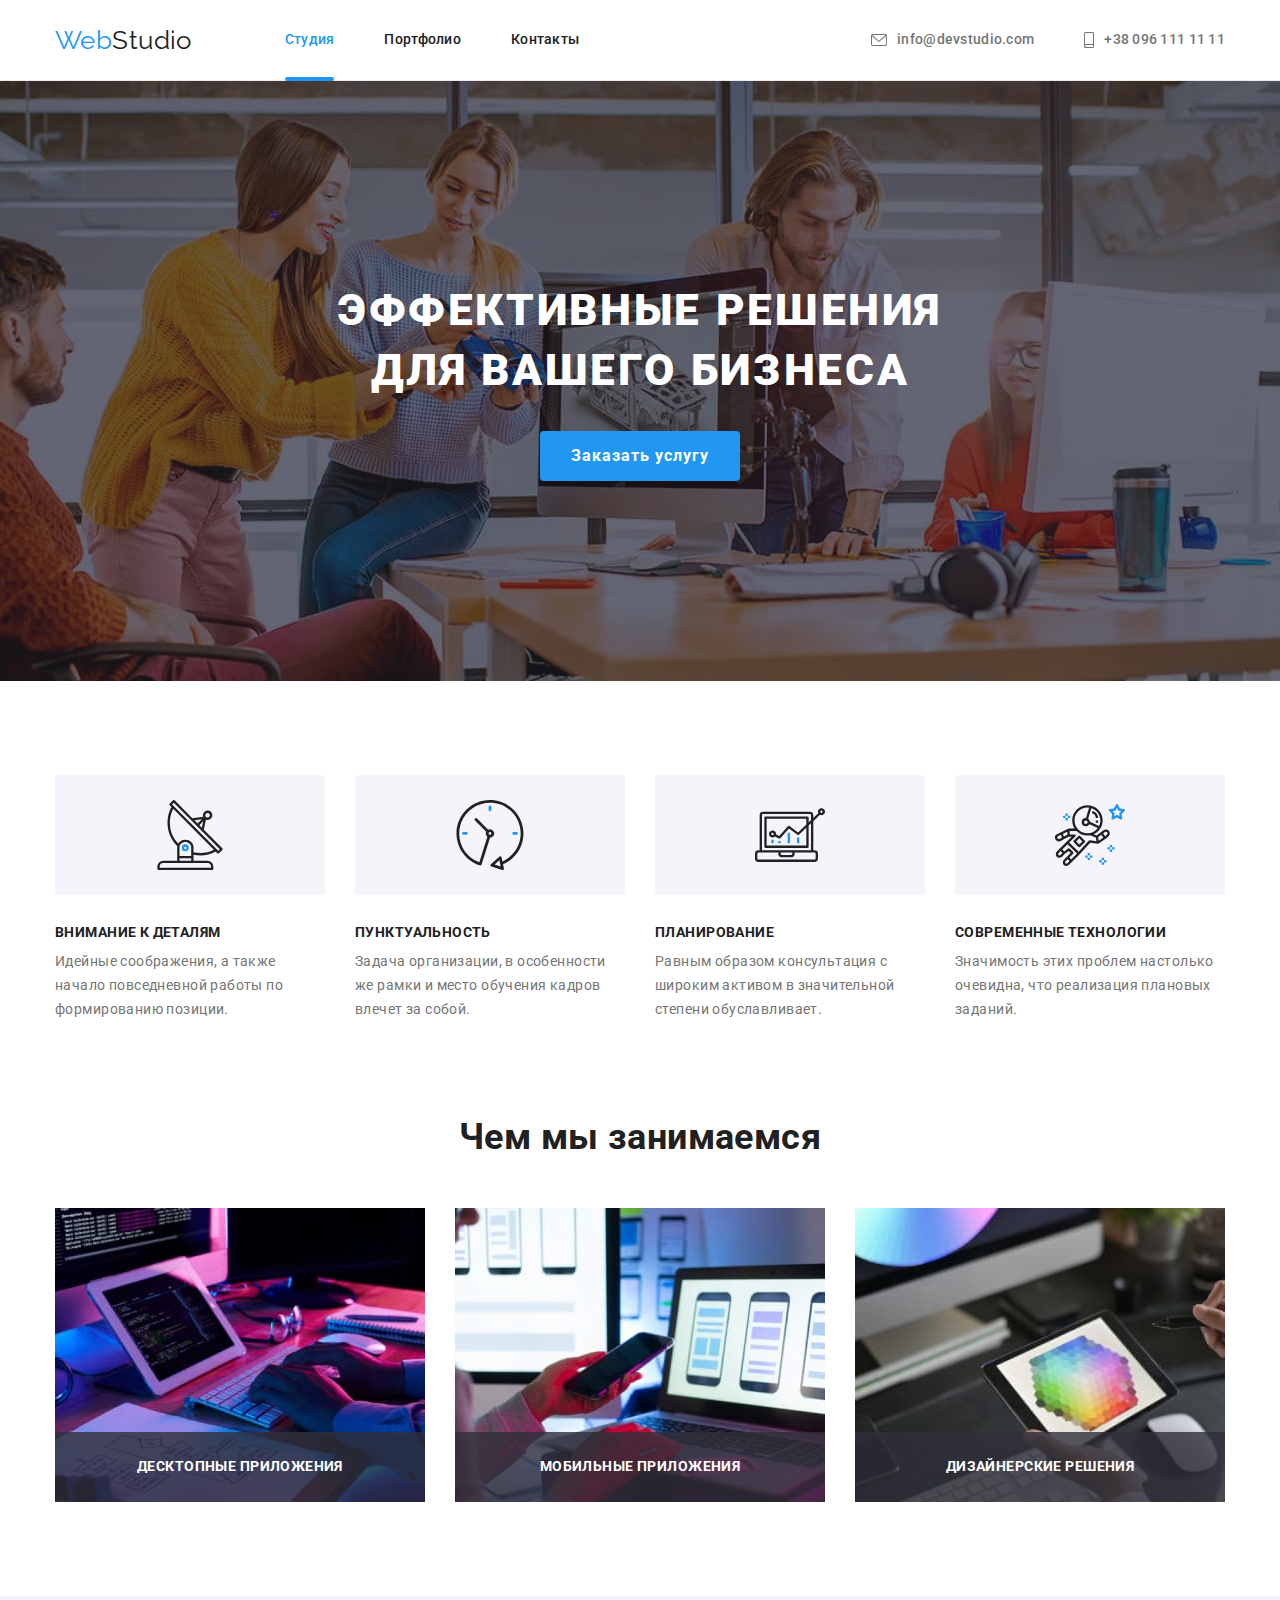
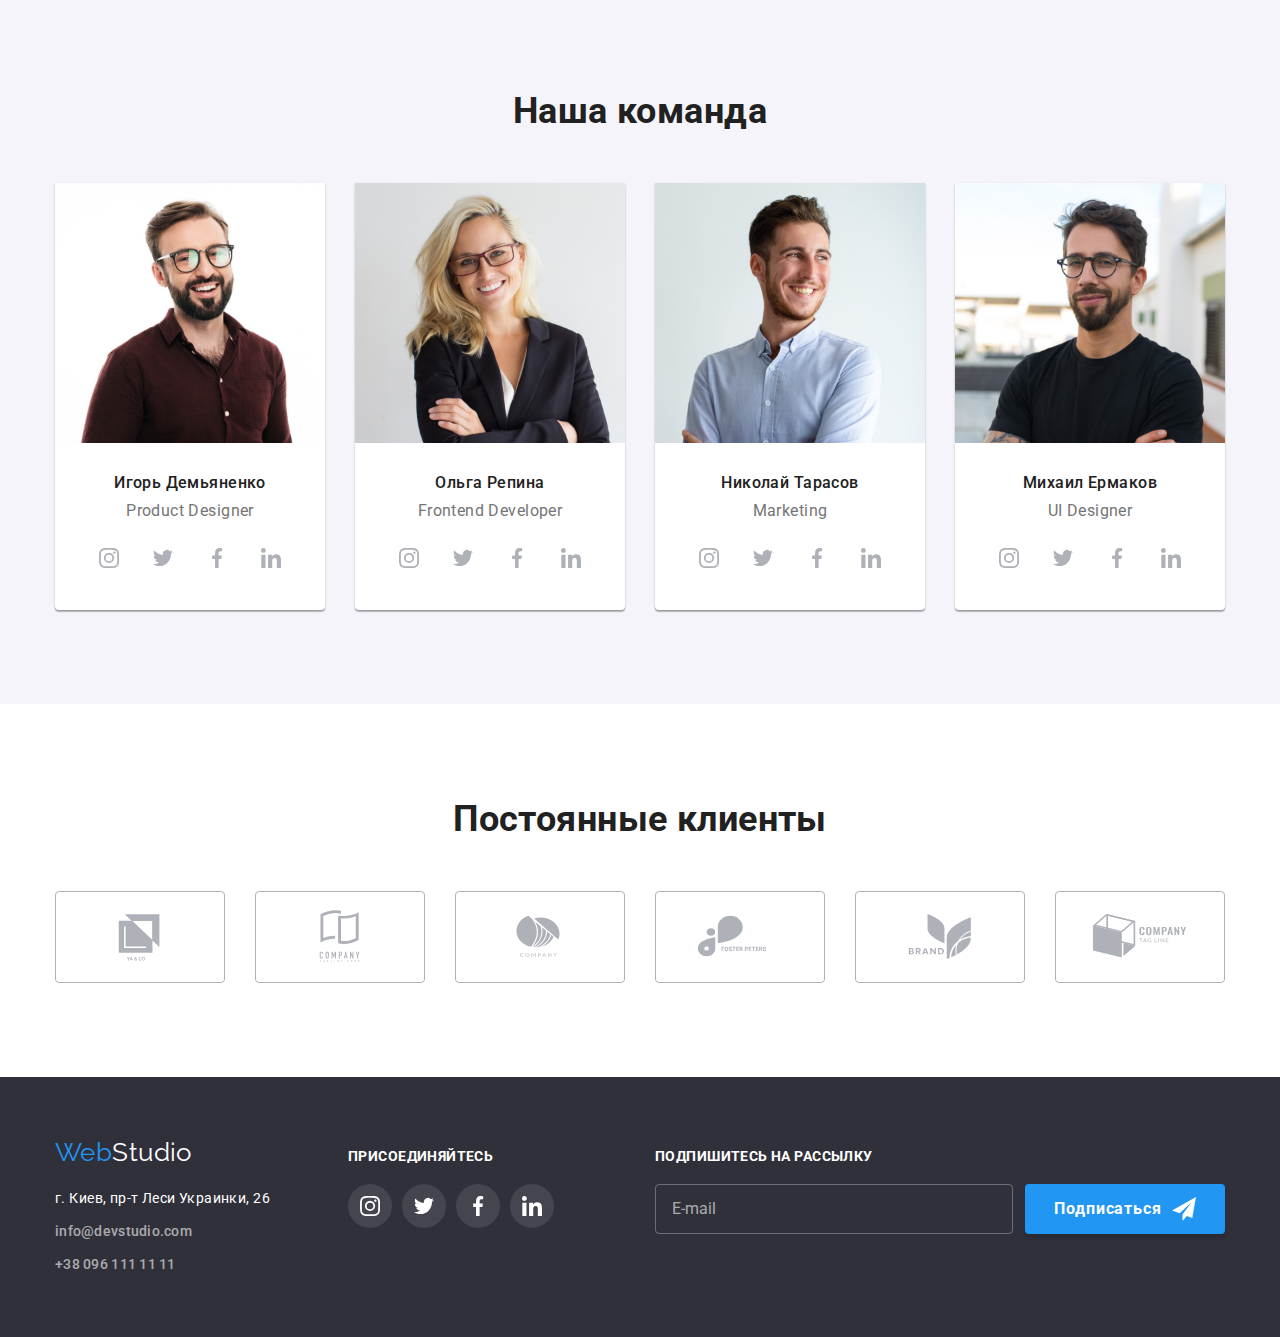
<file: index.html>
<!DOCTYPE html>
<html lang="ru">
  <head>
    <meta charset="UTF-8" />
    <meta http-equiv="X-UA-Compatible" content="IE=edge" />
    <meta name="viewport" content="width=device-width, initial-scale=1.0" />
    <link
      href="https://fonts.googleapis.com/css2?family=Raleway:wght@700&family=Roboto:wght@400;500;700;900&display=swap"
      rel="stylesheet"
    />
    <link rel="stylesheet" href="./css/modern-normalize.css" />
    <link rel="stylesheet" href="./css/style.css" />
    <title>Web Studio</title>
  </head>
  <body>
    <header class="header">
      <div class="container head-wrapper">
        <nav class="site-nav">
          <a lang="en" class="logo" href="./index.html"><span>Web</span>Studio</a>
          <ul class="site-menu">
            <li class="menu-item">
              <a class="menu-link current" href="./index.html">Студия</a>
            </li>
            <li class="menu-item">
              <a class="menu-link" href="./portfolio.html">Портфолио</a>
            </li>
            <li class="menu-item">
              <a class="menu-link" href="#">Контакты</a>
            </li>
          </ul>
        </nav>
        <ul class="contacts">
          <li class="contacts-item">
            <a class="contacts-link" href="mailto:info@devstudio.com">
              <svg class="icon" width="16" height="12">
                <use href="./images/icons.svg#icon-envelope"></use>
              </svg>
              info@devstudio.com</a
            >
          </li>
          <li class="contacts-item">
            <a class="contacts-link" href="tel:+380961111111">
              <svg class="icon" width="10" height="16">
                <use href="./images/icons.svg#icon-smartphone"></use>
              </svg>
              +38 096 111 11 11</a
            >
          </li>
        </ul>
      </div>
    </header>
    <main>
      <section class="section hero">
        <div class="container">
          <h1 class="hero-title">Эффективные решения для вашего бизнеса</h1>
          <button class="form-button" data-modal-open type="button">Заказать услугу</button>
        </div>
      </section>
      <section class="section-features">
        <div class="container">
          <h2 class="visually-hidden">особенности</h2>
          <ul class="features">
            <li class="features-item">
              <div class="features-icon">
                <svg class="icon" width="70" height="70">
                  <use href="./images/icons.svg#icon-antenna"></use>
                </svg>
              </div>
              <h3 class="title feature-title">Внимание к деталям</h3>
              <p>
                Идейные соображения, а также начало повседневной работы по формированию позиции.
              </p>
            </li>
            <li class="features-item">
              <div class="features-icon">
                <svg class="icon" width="70" height="70">
                  <use href="./images/icons.svg#icon-clock"></use>
                </svg>
              </div>
              <h3 class="title feature-title">Пунктуальность</h3>
              <p>
                Задача организации, в особенности же рамки и место обучения кадров влечет за собой.
              </p>
            </li>
            <li class="features-item">
              <div class="features-icon">
                <svg class="icon" width="70" height="70">
                  <use href="./images/icons.svg#icon-diagram"></use>
                </svg>
              </div>
              <h3 class="title feature-title">Планирование</h3>
              <p>
                Равным образом консультация с широким активом в значительной степени обуславливает.
              </p>
            </li>
            <li class="features-item">
              <div class="features-icon">
                <svg class="icon" width="70" height="70">
                  <use href="./images/icons.svg#icon-astronaut"></use>
                </svg>
              </div>
              <h3 class="title feature-title">Современные технологии</h3>
              <p>Значимость этих проблем настолько очевидна, что реализация плановых заданий.</p>
            </li>
          </ul>
        </div>
      </section>
      <section class="section">
        <div class="container">
          <h2 class="title section-title">Чем мы занимаемся</h2>
          <ul class="occupation">
            <li class="occupation-item">
              <img
                src="./images/codig.jpg"
                class="img"
                alt="Десктопные приложения"
                width="370"
                height="294"
              />
              <div class="stat-overlay">Десктопные приложения</div>
            </li>
            <li class="occupation-item">
              <img
                src="./images/adaptation.jpg"
                class="img"
                alt="Мобильные приложения"
                width="370"
                height="294"
              />
              <div class="stat-overlay">Мобильные приложения</div>
            </li>
            <li class="occupation-item">
              <img
                src="./images/design.jpg"
                class="img"
                alt="Дизайнерские решения"
                width="370"
                height="294"
              />
              <div class="stat-overlay">Дизайнерские решения</div>
            </li>
          </ul>
        </div>
      </section>
      <section class="section team">
        <div class="container">
          <h2 class="title section-title">Наша команда</h2>
          <ul class="team-list">
            <li class="team-item">
              <img
                src="./images/product_designer.jpg"
                class="img"
                alt="Игорь Демьяненко"
                width="270"
                height="260"
              />
              <div class="employee-wrapper">
                <h3 class="title employee-name">Игорь Демьяненко</h3>
                <p class="employee-position">Product Designer</p>
                <ul class="icon-box">
                  <li class="icon-item">
                    <a href="#" class="icon-link">
                      <svg class="icon" width="20" height="20">
                        <use href="./images/icons.svg#icon-instagram"></use>
                      </svg>
                    </a>
                  </li>
                  <li class="icon-item">
                    <a href="#" class="icon-link">
                      <svg class="icon" width="20" height="20">
                        <use href="./images/icons.svg#icon-twitter"></use>
                      </svg>
                    </a>
                  </li>
                  <li class="icon-item">
                    <a href="#" class="icon-link">
                      <svg class="icon" width="20" height="20">
                        <use href="./images/icons.svg#icon-facebook"></use>
                      </svg>
                    </a>
                  </li>
                  <li class="icon-item">
                    <a href="#" class="icon-link">
                      <svg class="icon" width="20" height="20">
                        <use href="./images/icons.svg#icon-linkedin"></use>
                      </svg>
                    </a>
                  </li>
                </ul>
              </div>
            </li>
            <li class="team-item">
              <img
                src="./images/frontend_developer.jpg"
                class="img"
                alt="Ольга Репина"
                width="270"
                height="260"
              />
              <div class="employee-wrapper">
                <h3 class="title employee-name">Ольга Репина</h3>
                <p class="employee-position">Frontend Developer</p>
                <ul class="icon-box">
                  <li class="icon-item">
                    <a href="#" class="icon-link">
                      <svg class="icon" width="20" height="20">
                        <use href="./images/icons.svg#icon-instagram"></use>
                      </svg>
                    </a>
                  </li>
                  <li class="icon-item">
                    <a href="#" class="icon-link">
                      <svg class="icon" width="20" height="20">
                        <use href="./images/icons.svg#icon-twitter"></use>
                      </svg>
                    </a>
                  </li>
                  <li class="icon-item">
                    <a href="#" class="icon-link">
                      <svg class="icon" width="20" height="20">
                        <use href="./images/icons.svg#icon-facebook"></use>
                      </svg>
                    </a>
                  </li>
                  <li class="icon-item">
                    <a href="#" class="icon-link">
                      <svg class="icon" width="20" height="20">
                        <use href="./images/icons.svg#icon-linkedin"></use>
                      </svg>
                    </a>
                  </li>
                </ul>
              </div>
            </li>
            <li class="team-item">
              <img
                src="./images/marketing.jpg"
                class="img"
                alt="Николай Тарасов"
                width="270"
                height="260"
              />
              <div class="employee-wrapper">
                <h3 class="title employee-name">Николай Тарасов</h3>
                <p class="employee-position">Marketing</p>
                <ul class="icon-box">
                  <li class="icon-item">
                    <a href="#" class="icon-link">
                      <svg class="icon" width="20" height="20">
                        <use href="./images/icons.svg#icon-instagram"></use>
                      </svg>
                    </a>
                  </li>
                  <li class="icon-item">
                    <a href="#" class="icon-link">
                      <svg class="icon" width="20" height="20">
                        <use href="./images/icons.svg#icon-twitter"></use>
                      </svg>
                    </a>
                  </li>
                  <li class="icon-item">
                    <a href="#" class="icon-link">
                      <svg class="icon" width="20" height="20">
                        <use href="./images/icons.svg#icon-facebook"></use>
                      </svg>
                    </a>
                  </li>
                  <li class="icon-item">
                    <a href="#" class="icon-link">
                      <svg class="icon" width="20" height="20">
                        <use href="./images/icons.svg#icon-linkedin"></use>
                      </svg>
                    </a>
                  </li>
                </ul>
              </div>
            </li>
            <li class="team-item">
              <img
                src="./images/ui_designer.jpg"
                class="img"
                alt="Михаил Ермаков"
                width="270"
                height="260"
              />
              <div class="employee-wrapper">
                <h3 class="title employee-name">Михаил Ермаков</h3>
                <p class="employee-position">UI Designer</p>
                <ul class="icon-box">
                  <li class="icon-item">
                    <a href="#" class="icon-link">
                      <svg class="icon" width="20" height="20">
                        <use href="./images/icons.svg#icon-instagram"></use>
                      </svg>
                    </a>
                  </li>
                  <li class="icon-item">
                    <a href="#" class="icon-link">
                      <svg class="icon" width="20" height="20">
                        <use href="./images/icons.svg#icon-twitter"></use>
                      </svg>
                    </a>
                  </li>
                  <li class="icon-item">
                    <a href="#" class="icon-link">
                      <svg class="icon" width="20" height="20">
                        <use href="./images/icons.svg#icon-facebook"></use>
                      </svg>
                    </a>
                  </li>
                  <li class="icon-item">
                    <a href="#" class="icon-link">
                      <svg class="icon" width="20" height="20">
                        <use href="./images/icons.svg#icon-linkedin"></use>
                      </svg>
                    </a>
                  </li>
                </ul>
              </div>
            </li>
          </ul>
        </div>
      </section>
      <section class="section">
        <h2 class="title section-title">Постоянные клиенты</h2>
        <div class="container">
          <ul class="clients-list">
            <li class="clients-item">
              <a href="#" class="icon-link">
                <svg class="icon" width="106" height="60">
                  <use href="./images/icons.svg#icon-logo"></use>
                </svg>
              </a>
            </li>
            <li class="clients-item">
              <a href="#" class="icon-link">
                <svg class="icon" width="106" height="60">
                  <use href="./images/icons.svg#icon-logo_2"></use>
                </svg>
              </a>
            </li>
            <li class="clients-item">
              <a href="#" class="icon-link">
                <svg class="icon" width="106" height="60">
                  <use href="./images/icons.svg#icon-logo_3"></use>
                </svg>
              </a>
            </li>
            <li class="clients-item">
              <a href="#" class="icon-link">
                <svg class="icon" width="106" height="60">
                  <use href="./images/icons.svg#icon-logo_4"></use>
                </svg>
              </a>
            </li>
            <li class="clients-item">
              <a href="#" class="icon-link">
                <svg class="icon" width="106" height="60">
                  <use href="./images/icons.svg#icon-logo_5"></use>
                </svg>
              </a>
            </li>
            <li class="clients-item">
              <a href="#" class="icon-link">
                <svg class="icon" width="106" height="60">
                  <use href="./images/icons.svg#icon-logo_6"></use>
                </svg>
              </a>
            </li>
          </ul>
        </div>
      </section>
    </main>
    <footer class="footer">
      <div class="container footer-wrapper">
        <div class="address-wrapper">
          <a lang="en" class="logo" href="./index.html"><span>Web</span>Studio</a>
          <address class="address">
            <p>г. Киев, пр-т Леси Украинки, 26</p>
            <a class="contacts-link" href="mailto:info@devstudio.com">info@devstudio.com</a>
            <br />
            <a class="contacts-link" href="tel:+380961111111">+38 096 111 11 11</a>
          </address>
        </div>
        <div class="social-wrapper">
          <h2 class="title social-title">Присоединяйтесь</h2>
          <ul class="icon-box">
            <li class="icon-item">
              <a href="#" class="icon-link">
                <svg class="icon" width="20" height="20">
                  <use href="./images/icons.svg#icon-instagram"></use>
                </svg>
              </a>
            </li>
            <li class="icon-item">
              <a href="#" class="icon-link">
                <svg class="icon" width="20" height="20">
                  <use href="./images/icons.svg#icon-twitter"></use>
                </svg>
              </a>
            </li>
            <li class="icon-item">
              <a href="#" class="icon-link">
                <svg class="icon" width="20" height="20">
                  <use href="./images/icons.svg#icon-facebook"></use>
                </svg>
              </a>
            </li>
            <li class="icon-item">
              <a href="#" class="icon-link">
                <svg class="icon" width="20" height="20">
                  <use href="./images/icons.svg#icon-linkedin"></use>
                </svg>
              </a>
            </li>
          </ul>
        </div>
        <form class="subscription-form" name="subscribing-form" autocomplete="on">
          <label class="title social-title" for="footer-input">Подпишитесь на рассылку</label>
          <div class="form-footer">
            <input id="footer-input" name="footer-email" type="email" placeholder="E-mail" />
            <button class="form-button" type="submit">
              Подписаться
              <svg class="icon" width="24" height="24">
                <use href="./images/icons.svg#icon-send"></use>
              </svg>
            </button>
          </div>
        </form>
      </div>
    </footer>
    <div class="backdrop is-hidden" data-modal>
      <div class="modal">
        <button class="modal-button" data-modal-close type="button">
          <svg class="icon" width="18" height="18">
            <use href="./images/icons.svg#icon-close"></use>
          </svg>
        </button>
        <h2 class="title form-title">Оставьте свои данные, мы вам перезвоним</h2>
        <form name="order-form" autocomplete="on">
          <label class="form-label">
            <span class="label-name">Имя</span>
            <input class="form-input" name="modal-name" type="text" />
            <span class="label-icon">
              <svg class="icon" width="18" height="18">
                <use href="./images/icons.svg#person-form"></use>
              </svg>
            </span>
          </label>
          <label class="form-label">
            <span class="label-name">Телефон</span>
            <input class="form-input" name="modal-phone" type="tel" />
            <span class="label-icon">
              <svg class="icon" width="18" height="18">
                <use href="./images/icons.svg#phone-form"></use>
              </svg>
            </span>
          </label>
          <label class="form-label">
            <span class="label-name">Почта</span>
            <input class="form-input" name="modal-email" type="email" />
            <span class="label-icon">
              <svg class="icon" width="18" height="18">
                <use href="./images/icons.svg#email-form"></use>
              </svg>
            </span>
          </label>
          <label class="form-label">
            <span class="label-name">Комментарий</span>
            <textarea class="comments-form" name="comments" placeholder="Введите текст"></textarea>
          </label>
          <label class="form-label">
            <input class="agree-checkbox" name="agree-checkbox" type="checkbox" />
            <svg class="checkbox-icon" width="16" height="15">
              <use href="./images/icons.svg#icon-check"></use>
            </svg>
            Соглашаюсь с рассылкой и принимаю&nbsp
            <a class="checkbox-link" href="#">Условия договора</a>
          </label>
          <button class="form-button" type="submit">Отправить</button>
        </form>
      </div>
    </div>
    <script src="./js/modal.js"></script>
  </body>
</html>
</file>
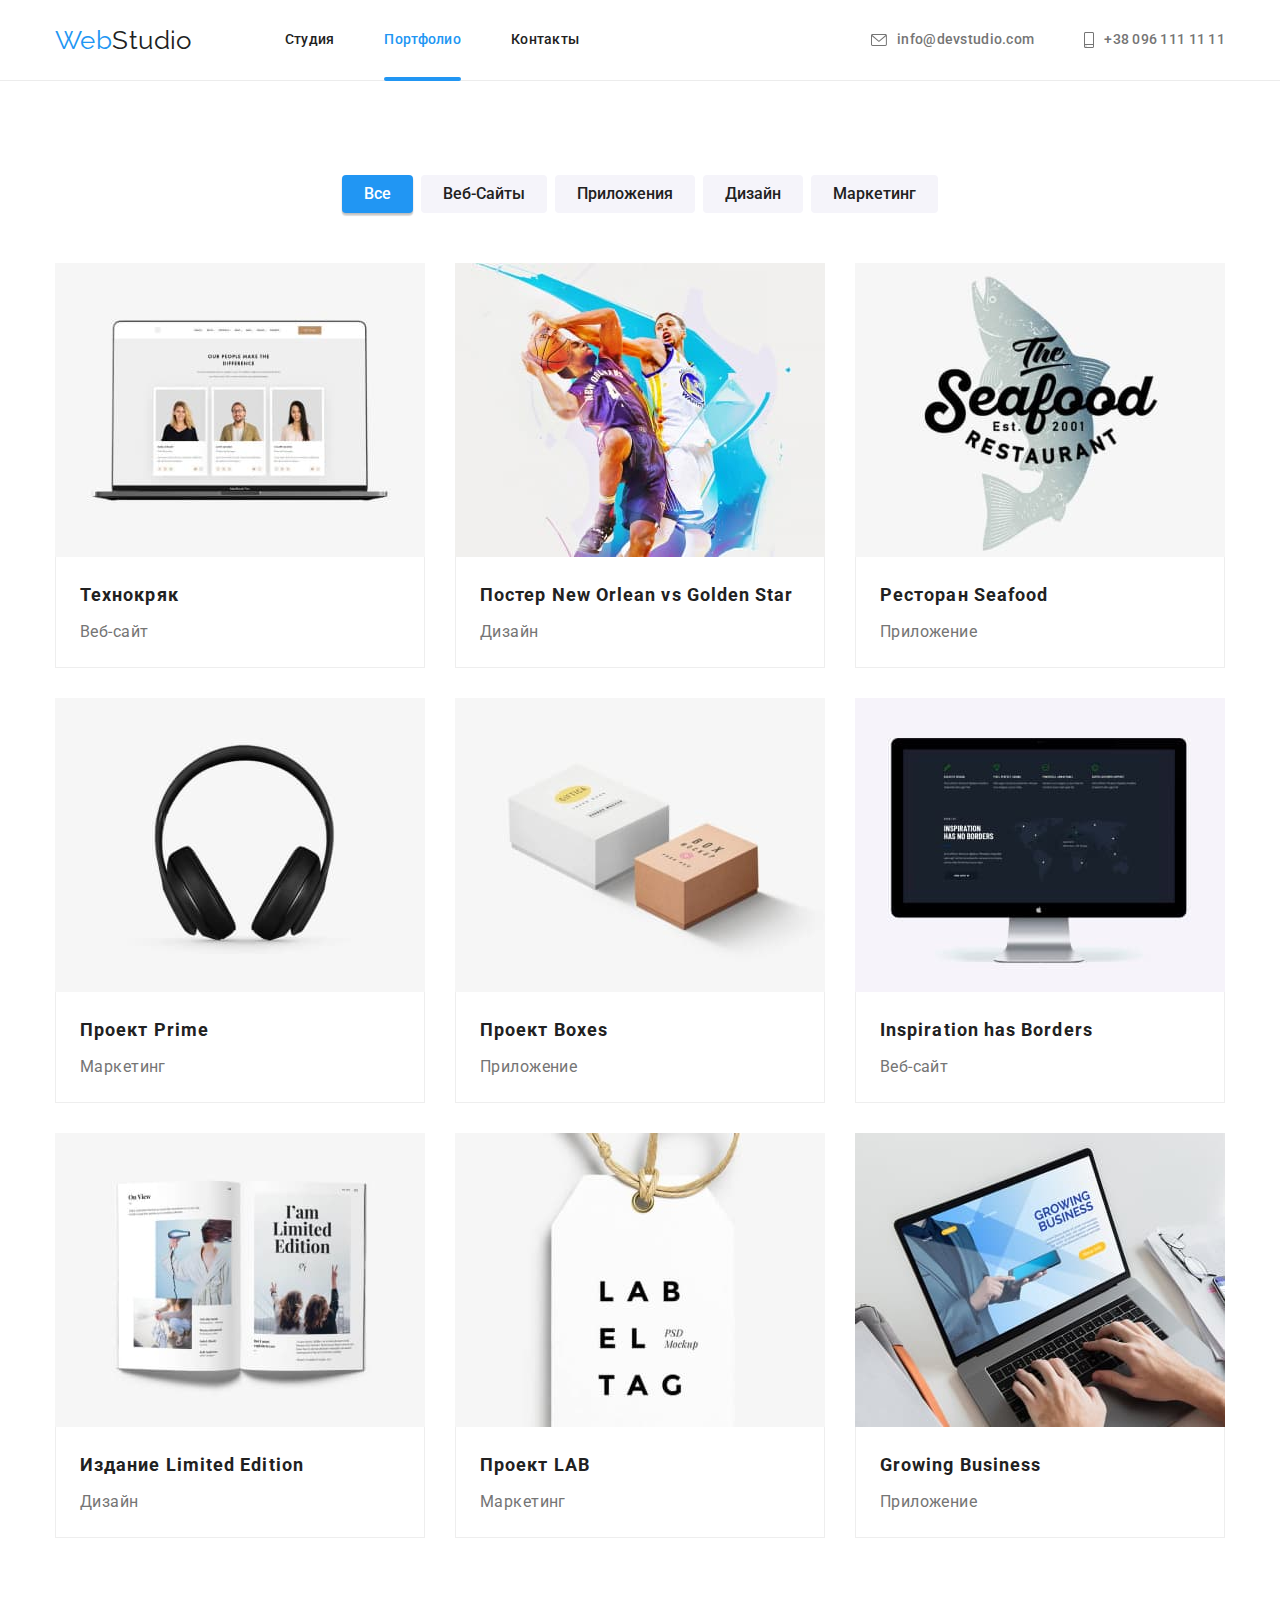
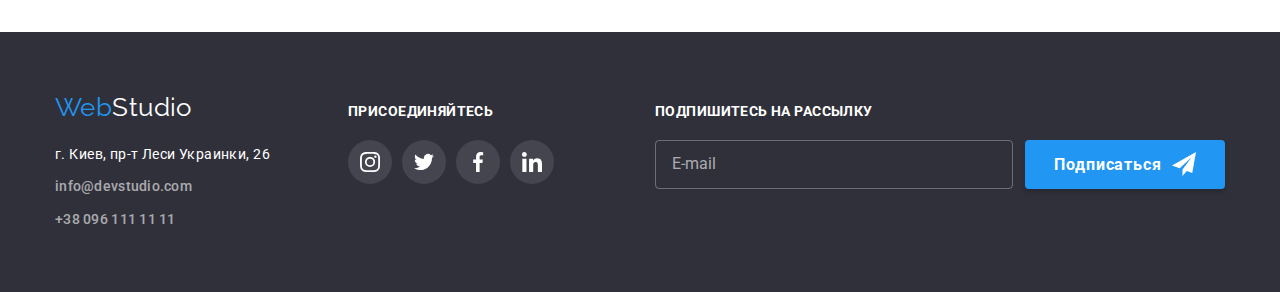
<file: portfolio.html>
<!DOCTYPE html>
<html lang="ru">
  <head>
    <meta charset="UTF-8" />
    <meta http-equiv="X-UA-Compatible" content="IE=edge" />
    <meta name="viewport" content="width=device-width, initial-scale=1.0" />
    <link
      href="https://fonts.googleapis.com/css2?family=Raleway:wght@700&family=Roboto:wght@400;500;700;900&display=swap"
      rel="stylesheet"
    />
    <link rel="stylesheet" href="./css/modern-normalize.css" />
    <link rel="stylesheet" href="./css/style.css" />
    <title>Portfolio</title>
  </head>
  <body>
    <header class="header">
      <div class="container head-wrapper">
        <nav class="site-nav">
          <a lang="en" class="logo" href="./index.html"><span>Web</span>Studio</a>
          <ul class="site-menu">
            <li class="menu-item">
              <a class="menu-link" href="./index.html">Студия</a>
            </li>
            <li class="menu-item">
              <a class="menu-link current" href="./portfolio.html">Портфолио</a>
            </li>
            <li class="menu-item">
              <a class="menu-link" href="#">Контакты</a>
            </li>
          </ul>
        </nav>
        <ul class="contacts">
          <li class="contacts-item">
            <a class="contacts-link" href="mailto:info@devstudio.com">
              <svg class="icon" width="16" height="12">
                <use href="./images/icons.svg#icon-envelope"></use>
              </svg>
              info@devstudio.com</a
            >
          </li>
          <li class="contacts-item">
            <a class="contacts-link" href="tel:+380961111111">
              <svg class="icon" width="10" height="16">
                <use href="./images/icons.svg#icon-smartphone"></use>
              </svg>
              +38 096 111 11 11</a
            >
          </li>
        </ul>
      </div>
    </header>
    <main>
      <section class="section">
        <div class="container">
          <h1 class="visually-hidden">Портфолио</h1>
          <ul class="portfolio-filter">
            <li class="filter-item">
              <button class="button current" type="button">Все</button>
            </li>
            <li class="filter-item">
              <button class="button" type="button">Веб-Сайты</button>
            </li>
            <li class="filter-item">
              <button class="button" type="button">Приложения</button>
            </li>
            <li class="filter-item">
              <button class="button" type="button">Дизайн</button>
            </li>
            <li class="filter-item">
              <button class="button" type="button">Маркетинг</button>
            </li>
          </ul>
          <ul class="portfolio-list">
            <li class="portfolio-item">
              <a href="#">
                <div class="img-wrapper">
                  <img
                    src="./images/notebook.jpg"
                    class="img"
                    alt="Технокряк"
                    width="370"
                    height="294"
                  />
                  <div class="din-overlay">
                    Технокряк это современная площадка распространения коронавируса. Компании
                    используют эту платформу для цифрового шпионажа и атак на защищённые сервера
                    конкурентов.
                  </div>
                </div>
              </a>
              <div class="description-wrapper">
                <h2 class="title project-name">Технокряк</h2>
                <p class="project-description">Веб-сайт</p>
              </div>
            </li>
            <li class="portfolio-item">
              <a href="#">
                <div class="img-wrapper">
                  <img
                    src="./images/basketball.jpg"
                    class="img"
                    alt="Постер New Orlean vs Golden Star"
                    width="370"
                    height="294"
                  />
                  <div class="din-overlay">
                    Технокряк это современная площадка распространения коронавируса. Компании
                    используют эту платформу для цифрового шпионажа и атак на защищённые сервера
                    конкурентов.
                  </div>
                </div>
              </a>
              <div class="description-wrapper">
                <h2 class="title project-name">Постер New Orlean vs Golden Star</h2>
                <p class="project-description">Дизайн</p>
              </div>
            </li>
            <li class="portfolio-item">
              <a href="#">
                <div class="img-wrapper">
                  <img
                    src="./images/seafood.jpg"
                    class="img"
                    alt="Ресторан Seafood"
                    width="370"
                    height="294"
                  />
                  <div class="din-overlay">
                    Технокряк это современная площадка распространения коронавируса. Компании
                    используют эту платформу для цифрового шпионажа и атак на защищённые сервера
                    конкурентов.
                  </div>
                </div>
              </a>
              <div class="description-wrapper">
                <h2 class="title project-name">Ресторан Seafood</h2>
                <p class="project-description">Приложение</p>
              </div>
            </li>
            <li class="portfolio-item">
              <a href="#">
                <div class="img-wrapper">
                  <img
                    src="./images/headphones.jpg"
                    class="img"
                    alt="Проект Prime"
                    width="370"
                    height="294"
                  />
                  <div class="din-overlay">
                    Технокряк это современная площадка распространения коронавируса. Компании
                    используют эту платформу для цифрового шпионажа и атак на защищённые сервера
                    конкурентов.
                  </div>
                </div>
              </a>
              <div class="description-wrapper">
                <h2 class="title project-name">Проект Prime</h2>
                <p class="project-description">Маркетинг</p>
              </div>
            </li>
            <li class="portfolio-item">
              <a href="#">
                <div class="img-wrapper">
                  <img
                    src="./images/boxes.jpg"
                    class="img"
                    alt="Проект Boxes"
                    width="370"
                    height="294"
                  />
                  <div class="din-overlay">
                    Технокряк это современная площадка распространения коронавируса. Компании
                    используют эту платформу для цифрового шпионажа и атак на защищённые сервера
                    конкурентов.
                  </div>
                </div>
              </a>
              <div class="description-wrapper">
                <h2 class="title project-name">Проект Boxes</h2>
                <p class="project-description">Приложение</p>
              </div>
            </li>
            <li class="portfolio-item">
              <a href="#">
                <div class="img-wrapper">
                  <img
                    src="./images/monitor.jpg"
                    class="img"
                    alt="Inspiration has Borders"
                    width="370"
                    height="294"
                  />
                  <div class="din-overlay">
                    Технокряк это современная площадка распространения коронавируса. Компании
                    используют эту платформу для цифрового шпионажа и атак на защищённые сервера
                    конкурентов.
                  </div>
                </div>
              </a>
              <div class="description-wrapper">
                <h2 class="title project-name">Inspiration has Borders</h2>
                <p class="project-description">Веб-сайт</p>
              </div>
            </li>
            <li class="portfolio-item">
              <a href="#">
                <div class="img-wrapper">
                  <img
                    src="./images/magazine.jpg"
                    class="img"
                    alt="Издание Limited Edition"
                    width="370"
                    height="294"
                  />
                  <div class="din-overlay">
                    Технокряк это современная площадка распространения коронавируса. Компании
                    используют эту платформу для цифрового шпионажа и атак на защищённые сервера
                    конкурентов.
                  </div>
                </div>
              </a>
              <div class="description-wrapper">
                <h2 class="title project-name">Издание Limited Edition</h2>
                <p class="project-description">Дизайн</p>
              </div>
            </li>
            <li class="portfolio-item">
              <a href="#">
                <div class="img-wrapper">
                  <img
                    src="./images/lab.jpg"
                    class="img"
                    alt="Проект LAB"
                    width="370"
                    height="294"
                  />
                  <div class="din-overlay">
                    Технокряк это современная площадка распространения коронавируса. Компании
                    используют эту платформу для цифрового шпионажа и атак на защищённые сервера
                    конкурентов.
                  </div>
                </div>
              </a>
              <div class="description-wrapper">
                <h2 class="title project-name">Проект LAB</h2>
                <p class="project-description">Маркетинг</p>
              </div>
            </li>
            <li class="portfolio-item">
              <a href="#">
                <div class="img-wrapper">
                  <img
                    src="./images/growing_business.jpg"
                    class="img"
                    alt="Growing Business"
                    width="370"
                    height="294"
                  />
                  <div class="din-overlay">
                    Технокряк это современная площадка распространения коронавируса. Компании
                    используют эту платформу для цифрового шпионажа и атак на защищённые сервера
                    конкурентов.
                  </div>
                </div>
              </a>
              <div class="description-wrapper">
                <h2 class="title project-name">Growing Business</h2>
                <p class="project-description">Приложение</p>
              </div>
            </li>
          </ul>
        </div>
      </section>
    </main>
    <footer class="footer">
      <div class="container footer-wrapper">
        <div class="address-wrapper">
          <a lang="en" class="logo" href="./index.html"><span>Web</span>Studio</a>
          <address class="address">
            <p>г. Киев, пр-т Леси Украинки, 26</p>
            <a class="contacts-link" href="mailto:info@devstudio.com">info@devstudio.com</a>
            <br />
            <a class="contacts-link" href="tel:+380961111111">+38 096 111 11 11</a>
          </address>
        </div>
        <div class="social-wrapper">
          <h2 class="title social-title">Присоединяйтесь</h2>
          <ul class="icon-box">
            <li class="icon-item">
              <a href="#" class="icon-link">
                <svg class="icon" width="20" height="20">
                  <use href="./images/icons.svg#icon-instagram"></use>
                </svg>
              </a>
            </li>
            <li class="icon-item">
              <a href="#" class="icon-link">
                <svg class="icon" width="20" height="20">
                  <use href="./images/icons.svg#icon-twitter"></use>
                </svg>
              </a>
            </li>
            <li class="icon-item">
              <a href="#" class="icon-link">
                <svg class="icon" width="20" height="20">
                  <use href="./images/icons.svg#icon-facebook"></use>
                </svg>
              </a>
            </li>
            <li class="icon-item">
              <a href="#" class="icon-link">
                <svg class="icon" width="20" height="20">
                  <use href="./images/icons.svg#icon-linkedin"></use>
                </svg>
              </a>
            </li>
          </ul>
        </div>
        <form class="subscription-form" name="subscription-form" autocomplete="on">
          <label class="title social-title">Подпишитесь на рассылку</label>
          <div class="form-footer">
            <input type="email" name="email" placeholder="E-mail" />
            <button class="form-button" type="submit">
              Подписаться
              <svg class="icon" width="24" height="24">
                <use href="./images/icons.svg#icon-send"></use>
              </svg>
            </button>
          </div>
        </form>
      </div>
    </footer>
  </body>
</html>
</file>
<file: css/style.css>
:root {
  --primary-text-color: #757575;
  --contrast-text-color: #ffffff;
  --title-text-color: #212121;
  --footer-text-color: rgba(255, 255, 255, 0.6);
  --accent-text-color: #2196f3;
  --accent-button-background-color: #188ce8;
  --primary-background-color: #ffffff;
  --secondary-background-color: #f5f4fa;
  --contrast-background-color: #2f303a;
  --accent-background-color: #2196f3;
}

body {
  font-family: 'Roboto', Tahoma, Geneva, Verdana, sans-serif;
  font-size: 14px;
  line-height: 1.71;
  letter-spacing: 0.03em;
  color: var(--primary-text-color);
  background-color: var(--primary-background-color);
}

h1,
h2,
h3,
p {
  margin-top: 0;
  margin-bottom: 0;
}

ul {
  margin-top: 0;
  margin-bottom: 0;
  padding-left: 0;
  list-style: none;
}

.container {
  margin-right: auto;
  margin-left: auto;
  padding-right: 15px;
  padding-left: 15px;
  width: 1200px;
}

.title {
  font-weight: 700;
  color: var(--title-text-color);
}

.button {
  display: inline-block;
  padding-top: 6px;
  padding-bottom: 6px;
  padding-left: 22px;
  padding-right: 22px;
  border-width: 0;
  border-radius: 4px;
  transition: color 250ms cubic-bezier(0.4, 0, 0.2, 1),
    background-color 250ms cubic-bezier(0.4, 0, 0.2, 1),
    box-shadow 250ms cubic-bezier(0.4, 0, 0.2, 1);

  font-family: inherit;
  font-weight: 500;
  font-size: 16px;
  line-height: 1.62;
  cursor: pointer;
  color: var(--title-text-color);
  background-color: var(--secondary-background-color);
}

.button.current,
.button:hover,
.button:focus {
  color: var(--contrast-text-color);
  background-color: var(--accent-background-color);
  box-shadow: 0px 3px 1px rgba(0, 0, 0, 0.1), 0px 1px 2px rgba(0, 0, 0, 0.08),
    0px 2px 2px rgba(0, 0, 0, 0.12);
}

.img {
  display: block;
}

.visually-hidden {
  position: absolute;
  clip: rect(0 0 0 0);
  width: 1px;
  height: 1px;
  margin: -1px;
}

.icon {
  display: block;

  fill: currentColor;
}

/* Sections */

.section {
  padding-top: 94px;
  padding-bottom: 94px;
}

.section-title {
  margin-bottom: 50px;

  font-size: 36px;
  line-height: 1.17;
  text-align: center;
}

/* Header */

.header {
  border-bottom: 1px solid #ececec;
}

.head-wrapper {
  display: flex;
  align-items: center;
}

.site-nav {
  display: flex;
  align-items: center;
}

/* Logo */

.logo {
  font-family: 'Raleway', Tahoma, Geneva, Verdana, sans-serif;
  font-size: 26px;
  line-height: 1.19;
  color: var(--title-text-color);
  text-decoration: none;
}

.logo > span {
  color: var(--accent-text-color);
}

/* Menu */

.site-menu {
  display: flex;
  margin-left: 93px;
}

.menu-item {
  position: relative;
}

.menu-item:not(:last-child) {
  margin-right: 50px;
}

.menu-link {
  display: block;
  padding-top: 32px;
  padding-bottom: 32px;
  transition: color 250ms cubic-bezier(0.4, 0, 0.2, 1);

  font-weight: 500;
  line-height: 1.14;
  letter-spacing: 0.02em;
  color: var(--title-text-color);
  text-decoration: none;
}

.menu-link.current,
.menu-link:hover,
.menu-link:focus {
  color: var(--accent-text-color);
}

.menu-link.current::after {
  content: '';
  position: absolute;
  left: 0;
  bottom: -1px;
  height: 4px;
  width: 100%;
  background-color: var(--accent-background-color);
  border-radius: 2px;
}

/* Contacts */

.contacts {
  display: flex;
  margin-left: auto;
}

.contacts-link {
  display: flex;
  align-items: center;
  transition: color 250ms cubic-bezier(0.4, 0, 0.2, 1);

  font-weight: 500;
  line-height: 1.14;
  letter-spacing: 0.02em;
  text-decoration: none;
  color: inherit;
}

.contacts-link > .icon {
  margin-right: 10px;
}

.contacts-item + .contacts-item {
  margin-left: 50px;
}

.address > .contacts-link:hover,
.address > .contacts-link:focus,
.contacts-link:hover,
.contacts-link:focus {
  color: var(--accent-text-color);
}

/* Hero */

.hero {
  max-width: 1600px;
  margin: auto;
  padding-top: 200px;
  padding-bottom: 200px;
  background-color: var(--contrast-background-color);
  background-image: linear-gradient(to right, rgba(47, 48, 58, 0.4), rgba(47, 48, 58, 0.4)),
    url(../images/hero-img.jpg);
  background-size: cover;
  background-position: center;
  text-align: center;
}

.hero-title {
  margin-left: auto;
  margin-right: auto;
  margin-bottom: 30px;

  width: 696px;
  font-weight: 900;
  font-size: 44px;
  line-height: 1.36;
  text-align: center;
  letter-spacing: 0.06em;
  text-transform: uppercase;
  color: var(--contrast-text-color);
}

.form-button {
  width: 200px;
  padding: 10px 0;
  border-width: 0;
  border-radius: 4px;
  box-shadow: 0px 4px 4px rgba(0, 0, 0, 0.15);
  transition: background-color 250ms cubic-bezier(0.4, 0, 0.2, 1);

  font-weight: 700;
  font-size: 16px;
  line-height: 1.87;
  text-align: center;
  letter-spacing: 0.06em;
  cursor: pointer;
  color: var(--contrast-text-color);
  background-color: var(--accent-background-color);
}

.form-button:hover,
.form-button:focus {
  background-color: var(--accent-button-background-color);
}

/* Features */

.section-features {
  padding-top: 94px;
}

.features {
  display: flex;
}

.features-item {
  width: 270px;
}

.features-icon {
  display: flex;
  height: 120px;
  justify-content: center;
  align-items: center;
  background-color: var(--secondary-background-color);
  border-radius: 4px;
  margin-bottom: 30px;
}

.features-item:not(:last-child) {
  margin-right: 30px;
}

.feature-title {
  margin-bottom: 10px;

  font-size: inherit;
  line-height: 1.14;
  text-transform: uppercase;
}

/* Occupation */

.occupation {
  display: flex;
  justify-content: space-between;
}

.occupation-item {
  position: relative;
}

.stat-overlay {
  position: absolute;
  left: 0;
  bottom: 0;

  width: 100%;
  padding-top: 27px;
  padding-bottom: 27px;

  text-align: center;
  line-height: 1.14;
  text-transform: uppercase;
  color: var(--contrast-text-color);
  background-color: rgba(47, 48, 58, 0.8);
  font-weight: 700;
}

/* Section Team */

.team {
  background-color: var(--secondary-background-color);
}

.team-list {
  display: flex;
  justify-content: space-between;
}

.team-item {
  border-radius: 0px 0px 4px 4px;

  text-align: center;
  background-color: var(--primary-background-color);
  box-shadow: 0px 1px 3px rgba(0, 0, 0, 0.12), 0px 1px 1px rgba(0, 0, 0, 0.14),
    0px 2px 1px rgba(0, 0, 0, 0.2);
}

.employee-wrapper {
  padding: 30px 32px;
}

.employee-name {
  margin-bottom: 10px;

  font-weight: 500;
  font-size: 16px;
  line-height: 1.19;
}

.employee-position {
  margin-bottom: 16px;

  font-size: 16px;
  line-height: 1.18;
}

.icon-box {
  display: flex;
}

.icon-item {
  width: 44px;
  height: 44px;
}

.icon-item:not(:last-child) {
  margin-right: 10px;
}

.icon-link {
  display: flex;
  align-items:center;
  justify-content: center;
  width: 100%;
  height: 100%;
  border-radius: 50%;
  transition: color 250ms cubic-bezier(0.4, 0, 0.2, 1),
    background-color 250ms cubic-bezier(0.4, 0, 0.2, 1);

  color: #afb1b8;
}

.icon-link:hover,
.icon-link:focus {
  background-color: var(--accent-background-color);
  color: var(--contrast-text-color);
}

/* Section Clietns */

.clients-list {
  display: flex;
  justify-content: center;
}

.clients-item {
  width: 170px;
  height: 92px;
}

.clients-item:not(:last-child) {
  margin-right: 30px;
}

.clients-item > .icon-link {
  display: flex;
  align-items: center;
  justify-content: center;
  width: 100%;
  height: 100%;
  padding: 0;
  border: 1px solid #afb1b8;
  border-radius: 4px;
  transition: color 250ms cubic-bezier(0.4, 0, 0.2, 1),
    background-color 250ms cubic-bezier(0.4, 0, 0.2, 1),
    border-color 250ms cubic-bezier(0.4, 0, 0.2, 1);
}

.clients-item > .icon-link:hover,
.clients-item > .icon-link:focus {
  color: var(--accent-text-color);
  background-color: var(--primary-background-color);
  border-color: var(--accent-background-color);
}

/* Portfolio */

.portfolio-filter {
  display: flex;
  justify-content: center;
  margin-bottom: 50px;
}

.filter-item:not(:last-child) {
  margin-right: 8px;
}

.portfolio-list {
  display: flex;
  flex-wrap: wrap;
}

.portfolio-item {
  width: calc((100% - 60px) / 3);
  margin-right: 30px;
  margin-bottom: 30px;
  transition: box-shadow 250ms cubic-bezier(0.4, 0, 0.2, 1);
}

.portfolio-item:nth-child(3n) {
  margin-right: 0;
}

.portfolio-item:nth-last-child(-n + 3) {
  margin-bottom: 0;
}

.img-wrapper {
  position: relative;
  overflow: hidden;
}

.din-overlay {
  position: absolute;
  top: 0;
  left: 0;
  width: 100%;
  height: 100%;
  transform: translateY(100%);
  transition: transform 250ms cubic-bezier(0.4, 0, 0.2, 1);

  padding: 63px 24px;

  font-size: 18px;
  line-height: 1.56;
  color: var(--contrast-text-color);
  background-color: rgba(33, 150, 243, 0.9);
}

.portfolio-item:hover .din-overlay {
  transform: translateY(0);
}

.portfolio-item:hover,
.portfolio-item:focus {
  box-shadow: 0px 1px 1px rgba(0, 0, 0, 0.12), 0px 4px 4px rgba(0, 0, 0, 0.06),
    1px 4px 6px rgba(0, 0, 0, 0.16);
}

.description-wrapper {
  padding: 20px 24px;
  border: 1px solid #eeeeee;
  border-top: none;
}

.project-name {
  margin-bottom: 4px;

  font-size: 18px;
  line-height: 2;
  letter-spacing: 0.06em;
}

.project-description {
  font-size: 16px;
  line-height: 1.87;
}

/* Footer */

.footer {
  padding-top: 60px;
  padding-bottom: 60px;
  background-color: var(--contrast-background-color);
}

.footer-wrapper {
  display: flex;
  justify-content: space-between;
}

.footer .logo {
  display: inline-block;
  padding-bottom: 20px;

  color: var(--contrast-text-color);
}

.address {
  font-style: normal;
  color: var(--contrast-text-color);
}

.address > .contacts-link {
  display: inline-block;
  margin-top: 9px;
  transition: color 250ms cubic-bezier(0.4, 0, 0.2, 1);

  line-height: 1.71;
  color: var(--footer-text-color);
}

.address-wrapper {
  margin-right: 70px;
}

.social-wrapper {
  margin-right: 93px;
  padding-top: 12px;
}

.social-title {
  margin-bottom: 20px;

  font-size: 14px;
  line-height: 1.14;
  color: var(--contrast-text-color);
  text-transform: uppercase;
}

.footer .icon-link {
  transition: background-color 250ms cubic-bezier(0.4, 0, 0.2, 1);

  background-color: rgba(255, 255, 255, 0.1);
  color: var(--contrast-text-color);
}

.footer .icon-link:hover,
.footer .icon-link:focus {
  background-color: var(--accent-background-color);
}

.subscription-form {
  padding-top: 12px;
}

.subscription-form label {
  display: block;
}

.form-footer input {
  width: 358px;
  padding: 15px 16px;
  margin-right: 12px;
  transition: border-color 250ms cubic-bezier(0.4, 0, 0.2, 1),
  outline 250ms cubic-bezier(0.4, 0, 0.2, 1);

  color: var(--contrast-text-color);
  border: 1px solid rgba(255, 255, 255, 0.3);
  border-radius: 4px;
  background-color: inherit;
}

.form-footer input::placeholder {
  color: var(--footer-text-color);
  font-size: 16px;
  line-height: 1.25;
}

.form-footer {
  display: flex;
}

.subscription-form .form-button {
  display: flex;
  align-items: center;
  justify-content: center;
}

.form-button > .icon {
  margin-left: 10px;
}

/* Modal */

.backdrop {
  position: fixed;
  top: 0;
  bottom: 0;
  width: 100%;
  height: 100%;
  transition: opacity 250ms cubic-bezier(0.4, 0, 0.2, 1),
    visibility 250ms cubic-bezier(0.4, 0, 0.2, 1);

  background-color: rgba(0, 0, 0, 0.2);
  opacity: 1;
}

.is-hidden {
  opacity: 0;
  pointer-events: none;
  visibility: hidden;
}

.backdrop.is-hidden .modal {
  transform: translate(-50%, -50%) scale(0.5);
}

.modal {
  position: absolute;
  top: 50%;
  left: 50%;
  transform: translate(-50%, -50%) scale(1);
  transition: transform 250ms cubic-bezier(0.4, 0, 0.2, 1);

  width: 528px;
  height: 581px;
  padding: 40px;
  background-color: var(--primary-background-color);
  box-shadow: 0px 1px 3px rgba(0, 0, 0, 0.12), 0px 1px 1px rgba(0, 0, 0, 0.14),
    0px 2px 1px rgba(0, 0, 0, 0.2);
  border-radius: 4px;
}

.modal-button {
  position: absolute;
  top: 8px;
  right: 8px;
  transition: color 250ms cubic-bezier(0.4, 0, 0.2, 1);

  padding: 5px;
  background-color: var(--contrast-text-color);
  border: 1px solid rgba(0, 0, 0, 0.1);
  border-radius: 50%;
  cursor: pointer;

  color: #000;
}

.modal-button:hover,
.modal-button:focus {
  color: var(--accent-text-color);
}

.form-title {
  margin-bottom: 12px;

  font-size: 20px;
  line-height: 1.15;
  letter-spacing: 0.03em;
}

.form-label {
  position: relative;
  display: block;
  margin-bottom: 10px;
}

.form-label:nth-of-type(4) {
  margin-bottom: 20px;
}

.form-label:last-of-type {
  display: flex;
  align-items: center;
  padding-left: 12px;
  margin-bottom: 30px;
}

.label-name {
  display: block;
  margin-bottom: 4px;

  font-size: 12px;
  line-height: 1.16;
  letter-spacing: 0.01em;
}

.form-input {
  display: block;
  width: 448px;
  padding: 11px 11px 11px 42px;
  transition: border-color 250ms cubic-bezier(0.4, 0, 0.2, 1),
  outline 250ms cubic-bezier(0.4, 0, 0.2, 1);

  border: 1px solid rgba(33, 33, 33, 0.2);
  border-radius: 4px;
}

.label-icon {
  position: absolute;
  left: 12px;
  bottom: 12px;
  transition: color 250ms cubic-bezier(0.4, 0, 0.2, 1);
  
  color: var(--title-text-color);
}

.comments-form {
  display: block;
  width: 448px;
  height: 120px;
  padding: 12px 16px;
  resize: none;
  transition: border-color 250ms cubic-bezier(0.4, 0, 0.2, 1),
  outline 250ms cubic-bezier(0.4, 0, 0.2, 1);

  line-height: 1.14;
  letter-spacing: 0.01em;
  border: 1px solid rgba(33, 33, 33, 0.2);
  border-radius: 4px;
}

.comments-form::placeholder {
  color: rgba(117, 117, 117, 0.5);
}

.form-input:focus,
.form-footer input:focus,
.comments-form:focus {
  border-color: var(--accent-background-color);
  outline: var(--accent-background-color);
}

.form-input:focus + .label-icon {
  color: var(--accent-background-color);
}

.label-checkbox {
  display: flex;
  align-items: center;
  padding-left: 12px;
  margin-bottom: 30px;
}

.checkbox-icon {
  margin-right: 7px;
  transition: background-color 250ms cubic-bezier(0.4, 0, 0.2, 1),
  border-color 250ms cubic-bezier(0.4, 0, 0.2, 1);
    
  border: 2px solid var(--title-text-color);
  border-radius: 2px;
}

.agree-checkbox:checked + .checkbox-icon {
  background-color: var(--accent-background-color);
  background-origin: border-box;
  border-color: var(--accent-background-color);
}

.agree-checkbox {
  -webkit-appearance: none;
  -moz-appearance: none;
  appearance: none;
}

.checkbox-link {
  color: var(--accent-text-color);
}

.modal .form-button {
  display: block;
  margin: 0 auto;
}
</file>
